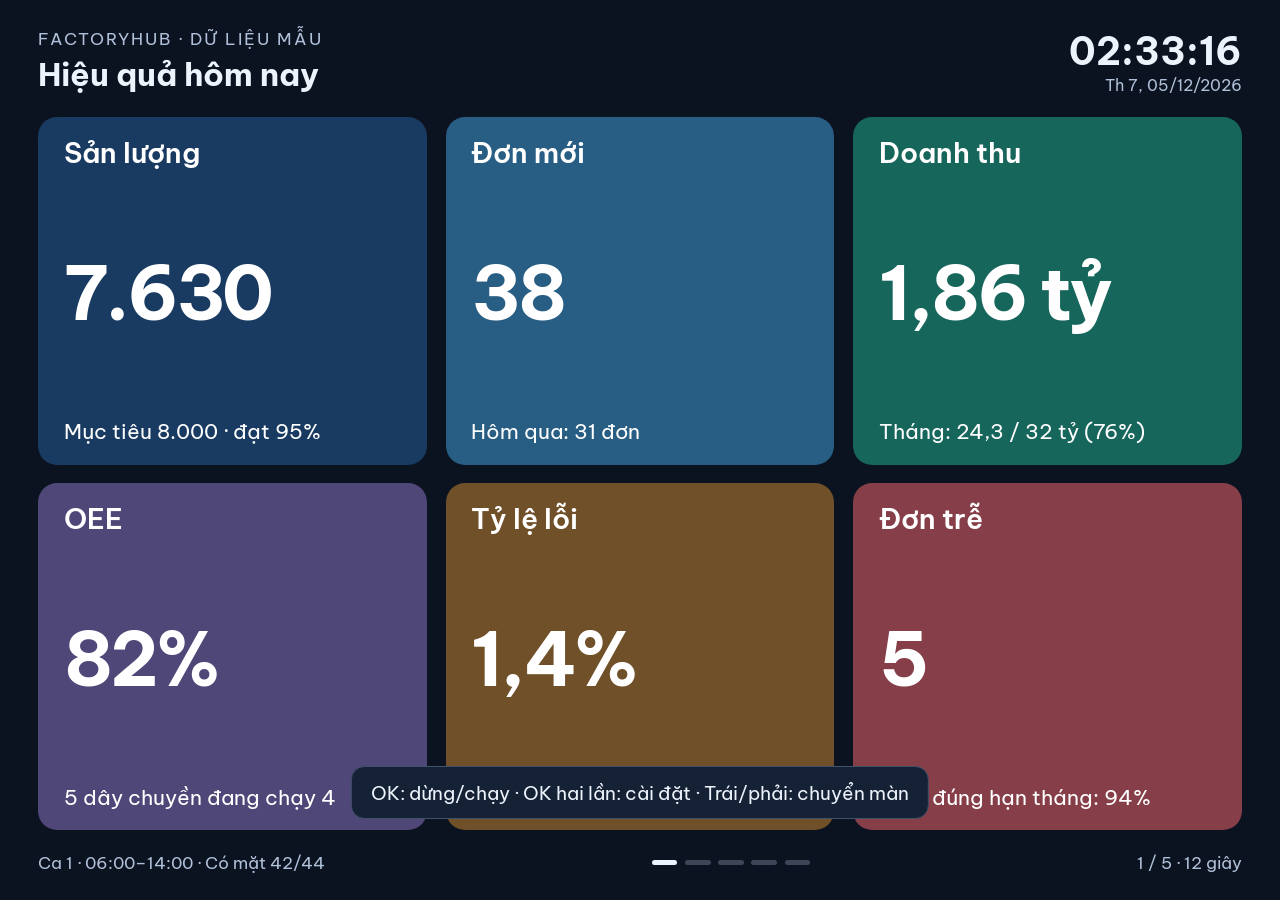
<file: backend/dashboard/tv-dashboard.html>
<!doctype html><html lang="vi" data-theme="dark"><meta charset="utf-8"><meta name="viewport" content="width=device-width,initial-scale=1"><title>FactoryHub · TV</title><style>@font-face {
  font-family: 'Be Vietnam Pro';
  font-style: normal;
  font-weight: 400;
  font-display: swap;
  src: url("[data-uri]") format('woff2');
  unicode-range: U+0102-0103, U+0110-0111, U+0128-0129, U+0168-0169, U+01A0-01A1, U+01AF-01B0, U+0300-0301, U+0303-0304, U+0308-0309, U+0323, U+0329, U+1EA0-1EF9, U+20AB;
}
@font-face {
  font-family: 'Be Vietnam Pro';
  font-style: normal;
  font-weight: 400;
  font-display: swap;
  src: url("[data-uri]") format('woff2');
  unicode-range: U+0100-02BA, U+02BD-02C5, U+02C7-02CC, U+02CE-02D7, U+02DD-02FF, U+0304, U+0308, U+0329, U+1D00-1DBF, U+1E00-1E9F, U+1EF2-1EFF, U+2020, U+20A0-20AB, U+20AD-20C4, U+2113, U+2C60-2C7F, U+A720-A7FF;
}
@font-face {
  font-family: 'Be Vietnam Pro';
  font-style: normal;
  font-weight: 400;
  font-display: swap;
  src: url("[data-uri]") format('woff2');
  unicode-range: U+0000-00FF, U+0131, U+0152-0153, U+02BB-02BC, U+02C6, U+02DA, U+02DC, U+0304, U+0308, U+0329, U+2000-206F, U+20AC, U+2122, U+2191, U+2193, U+2212, U+2215, U+FEFF, U+FFFD;
}
@font-face {
  font-family: 'Be Vietnam Pro';
  font-style: normal;
  font-weight: 600;
  font-display: swap;
  src: url("[data-uri]") format('woff2');
  unicode-range: U+0102-0103, U+0110-0111, U+0128-0129, U+0168-0169, U+01A0-01A1, U+01AF-01B0, U+0300-0301, U+0303-0304, U+0308-0309, U+0323, U+0329, U+1EA0-1EF9, U+20AB;
}
@font-face {
  font-family: 'Be Vietnam Pro';
  font-style: normal;
  font-weight: 600;
  font-display: swap;
  src: url("[data-uri]") format('woff2');
  unicode-range: U+0100-02BA, U+02BD-02C5, U+02C7-02CC, U+02CE-02D7, U+02DD-02FF, U+0304, U+0308, U+0329, U+1D00-1DBF, U+1E00-1E9F, U+1EF2-1EFF, U+2020, U+20A0-20AB, U+20AD-20C4, U+2113, U+2C60-2C7F, U+A720-A7FF;
}
@font-face {
  font-family: 'Be Vietnam Pro';
  font-style: normal;
  font-weight: 600;
  font-display: swap;
  src: url("[data-uri]") format('woff2');
  unicode-range: U+0000-00FF, U+0131, U+0152-0153, U+02BB-02BC, U+02C6, U+02DA, U+02DC, U+0304, U+0308, U+0329, U+2000-206F, U+20AC, U+2122, U+2191, U+2193, U+2212, U+2215, U+FEFF, U+FFFD;
}
@font-face {
  font-family: 'Be Vietnam Pro';
  font-style: normal;
  font-weight: 700;
  font-display: swap;
  src: url("[data-uri]") format('woff2');
  unicode-range: U+0102-0103, U+0110-0111, U+0128-0129, U+0168-0169, U+01A0-01A1, U+01AF-01B0, U+0300-0301, U+0303-0304, U+0308-0309, U+0323, U+0329, U+1EA0-1EF9, U+20AB;
}
@font-face {
  font-family: 'Be Vietnam Pro';
  font-style: normal;
  font-weight: 700;
  font-display: swap;
  src: url("[data-uri]") format('woff2');
  unicode-range: U+0100-02BA, U+02BD-02C5, U+02C7-02CC, U+02CE-02D7, U+02DD-02FF, U+0304, U+0308, U+0329, U+1D00-1DBF, U+1E00-1E9F, U+1EF2-1EFF, U+2020, U+20A0-20AB, U+20AD-20C4, U+2113, U+2C60-2C7F, U+A720-A7FF;
}
@font-face {
  font-family: 'Be Vietnam Pro';
  font-style: normal;
  font-weight: 700;
  font-display: swap;
  src: url("[data-uri]") format('woff2');
  unicode-range: U+0000-00FF, U+0131, U+0152-0153, U+02BB-02BC, U+02C6, U+02DA, U+02DC, U+0304, U+0308, U+0329, U+2000-206F, U+20AC, U+2122, U+2191, U+2193, U+2212, U+2215, U+FEFF, U+FFFD;
}
*{box-sizing:border-box}body{margin:0;background:var(--bg);color:var(--ink);font-family:'Be Vietnam Pro',sans-serif;font-variant-numeric:tabular-nums}html{--bg:#0b1220;--ink:#f3f6fc;--muted:#b8c5d9;--surface:#1c2a40}html[data-theme=light]{--bg:#eef2f7;--ink:#152238;--muted:#485970;--surface:#fff}.screen{height:100vh;height:100dvh;padding:3vh 3vw;display:grid;grid-template-rows:auto minmax(0,1fr) auto;gap:2.4vh}header,footer{display:flex;align-items:center;justify-content:space-between;gap:2vw}header p{margin:0 0 .5vh;color:var(--muted);font-size:clamp(12px,1.3vw,48px);letter-spacing:.12em}h1{font-size:clamp(20px,2.5vw,92px);margin:0}time{display:block;font-size:clamp(24px,3vw,112px);font-weight:700;min-width:9ch;text-align:right}#date{text-align:right;color:var(--muted);font-size:clamp(12px,1.25vw,46px)}#tiles{display:grid;grid-template-columns:repeat(3,minmax(0,1fr));grid-template-rows:repeat(2,minmax(0,1fr));gap:2vh 1.5vw;min-height:0}#tiles.four{grid-template-columns:repeat(2,minmax(0,1fr))}.tile{border-radius:1.5vw;padding:2vh 2vw;display:flex;flex-direction:column;justify-content:space-between;min-width:0;background:var(--tile);color:white}.tile.blue{--tile:#1c4d99}.tile.green{--tile:#146344}.tile.amber{--tile:#85430d}.tile.red{--tile:#9e2939}html[data-theme=light] .blue{--tile:#dce9ff;color:#123873}html[data-theme=light] .green{--tile:#d8f0e5;color:#104e36}html[data-theme=light] .amber{--tile:#ffebcc;color:#703600}html[data-theme=light] .red{--tile:#ffe0e5;color:#852032}.label{font-size:clamp(18px,2.1vw,78px);font-weight:600}.value{font-size:clamp(36px,min(5.8vw,12vh),220px);font-weight:800;line-height:1.25;letter-spacing:-.04em;white-space:nowrap}.note{font-size:clamp(13px,1.45vw,54px);line-height:1.3}footer{font-size:clamp(11px,1.1vw,40px);color:var(--muted)}#progress{display:flex;gap:.6vw}#progress i{width:2vw;height:.5vh;border-radius:1vw;background:var(--muted);opacity:.3}#progress i.active{opacity:1;background:var(--ink)}dialog{background:var(--surface);color:var(--ink);border:1px solid var(--muted);border-radius:18px;padding:28px;width:min(90vw,600px);max-height:90dvh}dialog::backdrop{background:#000a}dialog h2{margin-top:0}dialog label{display:block;margin:20px 0 8px}select,button{font:inherit;padding:12px;width:100%;border-radius:8px}button{margin-top:24px}select:focus,button:focus{outline:3px solid #f59e0b;outline-offset:3px}.help{line-height:1.5;color:var(--muted)}@media(orientation:portrait){#tiles,#tiles.four{grid-template-columns:repeat(2,minmax(0,1fr));grid-template-rows:repeat(3,minmax(0,1fr))}#tiles.four{grid-template-rows:repeat(2,minmax(0,1fr))}.label{font-size:clamp(14px,4vw,40px)}.value{font-size:clamp(25px,8vw,85px)}.note{font-size:clamp(11px,2.7vw,28px)}footer{font-size:10px}.tile{padding:2vh 3vw}.screen{gap:2vh}h1{font-size:5vw}}
html{--bg:#0b1220;--ink:#edf3fc;--muted:#afc0d8;--surface:#152135;--border:#40516a;color-scheme:dark}
html[data-theme=light]{--bg:#eef2f6;--ink:#1a2b40;--muted:#526379;--surface:#fff;--border:#dce4ed;color-scheme:light}
.tile.blue,.tile.navy{--tile:#193b62}.tile.sky{--tile:#285e83}.tile.green{--tile:#17665c}.tile.purple{--tile:#504779}.tile.amber{--tile:#705029}.tile.red{--tile:#863f49}
html[data-theme=light] .tile{color:white}html[data-theme=light] .blue{--tile:#193b62}html[data-theme=light] .green{--tile:#17665c}html[data-theme=light] .amber{--tile:#705029}html[data-theme=light] .red{--tile:#863f49}
#tiles.charts{display:grid;grid-template-columns:minmax(0,1fr);grid-template-rows:minmax(0,1fr)}
.chart-panel{min-width:0;min-height:0;border:1px solid var(--border);border-radius:1.5vw;padding:2vh 2vw;background:var(--surface);display:flex;flex-direction:column;gap:2vh}
.chart-meta{display:flex;justify-content:space-between;gap:2vw;color:var(--muted);font-size:clamp(12px,1.4vw,54px)}.chart-meta b{color:var(--ink)}
.combo-svg{width:100%;height:100%;min-height:0;flex:1;display:block}.combo-svg text{fill:var(--muted);font-family:inherit;font-size:14px}.combo-svg .grid{stroke:var(--border)}
.donut-layout{display:grid;grid-template-columns:1fr 1.15fr;align-items:center;gap:4vw;flex:1;min-height:0}.donut-wrap{width:min(100%,54vh);aspect-ratio:1;position:relative;justify-self:center;container-type:inline-size}.donut-wrap svg{display:block;width:100%;height:100%}.donut-center{position:absolute;inset:0;display:flex;flex-direction:column;align-items:center;justify-content:center;gap:1cqw}.donut-center strong{font-size:20cqw;line-height:1.3}.donut-center span{font-size:6cqw;color:var(--muted)}
.donut-legend{display:grid;gap:3vh}.legend-row{display:grid;grid-template-columns:.7em 1fr auto;align-items:center;gap:1vw;font-size:clamp(16px,2.2vw,84px)}.legend-row i{height:.7em;border-radius:50%}.legend-row small{display:block;font-size:.7em;color:var(--muted);text-align:right}
@media(orientation:portrait){.chart-meta{font-size:12px;flex-wrap:wrap}.donut-layout{grid-template-columns:1fr;grid-template-rows:1fr auto;gap:2vh}.donut-wrap{width:min(65vw,34vh)}.legend-row{font-size:4.4vw}.donut-legend{gap:2vh}.chart-panel{padding:2vh 3vw}.combo-svg text{font-size:17px}}

/* TV readability: preserve original font and status colors. */
.note{font-size:clamp(16px,1.65vw,60px);line-height:1.4}.label{font-size:clamp(22px,2.2vw,80px)}footer{font-size:clamp(13px,1.3vw,46px)}
#plot{flex:1;min-height:0;min-width:0}#plot svg{display:block}
dialog{width:min(88vw,1120px);padding:clamp(18px,2vw,64px);max-height:88vh;max-height:88dvh;font-size:clamp(18px,1.6vw,54px);overflow:auto}dialog h2{font-size:1.35em;margin:0 0 .4em}.settings-help{font-size:.8em;color:var(--muted);line-height:1.5;margin:.6em 0}.settings-grid{display:grid;grid-template-columns:1fr 1fr;gap:.5em 1em}.settings-grid label{margin:.3em 0;font-size:.9em}select,button{background:var(--surface);color:var(--ink);border:1px solid var(--border);font-family:inherit}select{margin-top:.4em;padding:.4em}.settings-grid small{color:var(--muted);font-size:.8em}fieldset{margin:.5em 0;padding:.6em;border:1px solid var(--border);border-radius:10px}legend{font-size:.9em}#page-options{display:grid;grid-template-columns:1fr 1fr;gap:.4em .8em}.check{display:flex;align-items:center;gap:.5em;font-size:.8em;margin:.25em 0}input[type=checkbox]{width:1.2em;height:1.2em;accent-color:#2f6feb;flex-shrink:0}input:focus-visible{outline:3px solid #f59e0b;outline-offset:4px}#saved{font-size:.8em;min-height:1.4em;margin:.3em 0}#close{margin-top:.3em;font-size:1em;padding:.55em}
#hint{position:fixed;bottom:9vh;left:50%;transform:translateX(-50%);background:var(--surface);color:var(--ink);border:1px solid var(--border);border-radius:.7em;padding:.7em 1em;font-size:clamp(14px,1.5vw,54px);white-space:nowrap;pointer-events:none}[hidden]{display:none!important}
.donut-center strong{font-size:clamp(40px,7vw,250px);font-size:20cqw}.donut-center span{font-size:clamp(14px,2vw,70px);font-size:6cqw}
@media(orientation:portrait){.label{font-size:clamp(14px,4vw,40px)}.note{font-size:clamp(12px,2.9vw,30px)}footer{font-size:10px}dialog{width:94vw;font-size:18px}#page-options{grid-template-columns:1fr}#hint{white-space:normal;text-align:center;width:85vw}}
</style>
<body><div class="screen"><header><div><p>FACTORYHUB · DỮ LIỆU MẪU</p><h1 id="title"></h1></div><div><time id="time"></time><div id="date"></div></div></header><main id="tiles"></main><footer><span>Ca 1 · 06:00–14:00 · Có mặt 42/44</span><div id="progress" aria-label="Trang hiện tại"></div><span id="counter"></span></footer></div>
<dialog id="settings" aria-labelledby="settings-title"><h2 id="settings-title">Cài đặt trình chiếu</h2><p class="settings-help">Trái/phải chuyển mục · OK xác nhận · Chọn Đóng để quay lại</p><div class="settings-grid"><label>Giao diện<select id="theme"><option value="dark">Dark · Tối</option><option value="light">Light · Sáng</option></select></label><label class="check"><input id="auto" type="checkbox"> Tự chuyển màn</label><label>Màn chỉ số<select id="seconds"><option>8</option><option selected>12</option><option>20</option><option>30</option></select><small>giây mỗi màn</small></label><label>Màn biểu đồ<select id="chartSeconds"><option>12</option><option selected>20</option><option>30</option></select><small>giây mỗi màn</small></label></div><fieldset><legend>Màn hình muốn trình chiếu</legend><div id="page-options"></div></fieldset><p id="saved" role="status"></p><p class="settings-help">Chọn ít nhất một màn. OK một lần: dừng/chạy. OK hai lần: mở cài đặt. Trái/phải ngoài cài đặt: chuyển màn. Menu hoặc giữ OK 3 giây mở cấu hình URL trong app.</p><button id="close">Đóng và tiếp tục</button></dialog><div id="hint" role="note">OK: dừng/chạy · OK hai lần: cài đặt · Trái/phải: chuyển màn</div><script>class DCLogic { constructor(props){this.props=props;} setState(s){Object.assign(this.state,s);} }

class Component extends DCLogic {
  constructor(props) { super(props); this.state = { range: 'today' }; }
  renderVals() {
    const blue = '#2F6FEB', orange = '#E8762B', green = '#1E9E6A', red = '#D64545';
    const badge = { ok: ['#E3F5EC', '#16774F'], warn: ['#FDF0E4', '#9A4A12'], bad: ['#FCE8E8', '#A82E2E'], info: ['#E6EEFD', '#1D4FB8'], muted: ['#EEF1F5', '#47505F'] };

    const navItems = [['Tổng quan', null, true], ['Sản xuất', null], ['Đơn hàng', '12'], ['Kho & nguyên liệu', '4'], ['Chất lượng', null], ['Giao hàng', null], ['Nhân sự & ca', null], ['Báo cáo', null], ['Cài đặt', null]];
    const nav = navItems.map(([label, b, active]) => ({ label, badge: b, hasBadge: !!b, bg: active ? '#2F6FEB' : 'transparent', fg: active ? '#FFFFFF' : '#C7D0DD' }));

    const ranges = [['today', 'Hôm nay'], ['7d', '7 ngày'], ['30d', '30 ngày'], ['q', 'Quý']].map(([id, label]) => ({
      label, pick: () => this.setState({ range: id }),
      bg: this.state.range === id ? '#2F6FEB' : 'transparent', fg: this.state.range === id ? '#FFFFFF' : '#47505F'
    }));

    const spark = (arr) => { const mx = Math.max(...arr), mn = Math.min(...arr); return arr.map((v, i) => (i ? 'L' : 'M') + Math.round(i * 120 / (arr.length - 1)) + ' ' + Math.round(32 - (v - mn) / (mx - mn || 1) * 28)).join(' '); };
    const up = (t) => ({ trend: t, trendBg: badge.ok[0], trendFg: badge.ok[1] });
    const down = (t) => ({ trend: t, trendBg: badge.bad[0], trendFg: badge.bad[1] });
    const kpis = [
      { label: 'Sản lượng hôm nay', value: '7.630', sub: 'Mục tiêu 8.000 · đạt 95%', color: blue, spark: spark([62,70,68,74,71,78,76]), ...up('▲ 4,2%') },
      { label: 'Đơn hàng mới', value: '38', sub: 'Hôm qua: 31 đơn', color: orange, spark: spark([22,28,25,31,29,31,38]), ...up('▲ 22%') },
      { label: 'Doanh thu hôm nay', value: '1,86 tỷ', sub: 'Tháng: 24,3 / 32 tỷ (76%)', color: green, spark: spark([1.2,1.5,1.4,1.7,1.6,1.5,1.86]), ...up('▲ 9,1%') },
      { label: 'OEE trung bình', value: '82%', sub: '5 dây chuyền đang chạy 4', color: blue, spark: spark([78,80,79,81,79,79,82]), ...up('▲ 3 điểm') },
      { label: 'Tỷ lệ lỗi', value: '1,4%', sub: '107 sản phẩm lỗi hôm nay', color: red, spark: spark([1.9,1.7,1.8,1.6,1.7,1.7,1.4]), ...up('▼ 0,3') },
      { label: 'Đơn trễ hạn', value: '5', sub: 'Giao đúng hạn tháng: 94%', color: red, spark: spark([2,3,3,4,3,4,5]), ...down('▲ 2 đơn') }
    ];

    const prod = [6.8,7.1,7.4,6.2,7.8,7.6,5.1,7.2,7.9,8.1,7.5,7.7,6.9,7.6];
    const ord = [24,29,31,22,33,30,18,27,35,34,29,31,28,38];
    const W = 700, H = 260, n = prod.length, slot = W / n, bw = slot * 0.55;
    const barsD = prod.map((v, i) => { const h = Math.round(v / 9 * (H - 10)); const x = Math.round(i * slot + (slot - bw) / 2); return 'M' + x + ' ' + (H - h) + 'h' + Math.round(bw) + 'v' + h + 'h-' + Math.round(bw) + 'Z'; }).join(' ');
    const ordersD = ord.map((v, i) => (i ? 'L' : 'M') + Math.round(i * slot + slot / 2) + ' ' + Math.round(H - v / 45 * H)).join(' ');
    const days = ['03/10','04/10','05/10','06/10','07/10','08/10','09/10','10/10','11/10','12/10','13/10','14/10','15/10','16/10'];

    const C = 2 * Math.PI * 76;
    const segs = [['Đã giao', 412, green], ['Đang sản xuất', 168, blue], ['Chờ xử lý', 74, orange], ['Trễ hạn', 21, red]];
    const total = segs.reduce((s, x) => s + x[1], 0);
    let acc = 0;
    const donut = segs.map(([label, v, color]) => { const len = v / total * C; const seg = { label, v, color, pct: Math.round(v / total * 100), dash: len.toFixed(1) + ' ' + (C - len).toFixed(1), offset: (-acc).toFixed(1) }; acc += len; return seg; });

    const st = { 'Đã giao': badge.ok, 'Đang sản xuất': badge.info, 'Chờ xử lý': badge.muted, 'Đóng gói': badge.warn, 'Trễ hạn': badge.bad };
    const orders = [
      ['SO-24518','Khách hàng A','Sản phẩm X-200','1.200','186.000.000','18/10','Đang sản xuất'],
      ['SO-24517','Khách hàng B','Sản phẩm Y-80','600','92.400.000','17/10','Đóng gói'],
      ['SO-24516','Khách hàng C','Sản phẩm X-120','2.500','310.000.000','15/10','Trễ hạn'],
      ['SO-24515','Khách hàng D','Sản phẩm Z-45','800','64.000.000','16/10','Đã giao'],
      ['SO-24514','Khách hàng A','Sản phẩm Y-80','1.000','154.000.000','20/10','Chờ xử lý'],
      ['SO-24513','Khách hàng E','Sản phẩm X-200','450','69.750.000','16/10','Đã giao'],
      ['SO-24512','Khách hàng F','Sản phẩm Z-90','1.800','243.000.000','22/10','Đang sản xuất']
    ].map(([id, customer, product, qty, value, due, status]) => ({ id, customer, product, qty, value, due, status, bg: st[status][0], fg: st[status][1], dueColor: status === 'Trễ hạn' ? '#A82E2E' : '#1A2233' }));

    const ls = { 'Đang chạy': [badge.ok, green], 'Chạy chậm': [badge.warn, orange], 'Dừng máy': [badge.bad, red] };
    const lines = [['Dây chuyền 1','Sản phẩm X-200',91,'Đang chạy'],['Dây chuyền 2','Sản phẩm Y-80',86,'Đang chạy'],['Dây chuyền 3','Sản phẩm X-120',68,'Chạy chậm'],['Dây chuyền 4','Bảo trì khuôn',0,'Dừng máy'],['Dây chuyền 5','Sản phẩm Z-90',84,'Đang chạy']]
      .map(([name, product, oee, status]) => ({ name, product, oee, status, bg: ls[status][0][0], fg: ls[status][0][1], bar: ls[status][1] }));

    const topRaw = [['Sản phẩm X-200', 18400], ['Sản phẩm Y-80', 14250], ['Sản phẩm Z-90', 11800], ['Sản phẩm X-120', 9600], ['Sản phẩm Z-45', 6100]];
    const top = topRaw.map(([name, v]) => ({ name, v: v.toLocaleString('vi-VN') + ' sp', w: Math.round(v / topRaw[0][1] * 100) }));

    const stock = [['Hạt nhựa PP', '1,2 tấn', '3 tấn', red], ['Chất tạo màu đen', '45 kg', '80 kg', red], ['Thùng carton 60×40', '1.150 cái', '2.000 cái', orange], ['Màng co PE', '38 cuộn', '50 cuộn', orange]]
      .map(([name, left, min, color]) => ({ name, left, min, color }));

    const activity = [
      ['Dây chuyền 4 dừng máy — bảo trì khuôn', '10:42', red],
      ['Đơn SO-24518 chuyển sang sản xuất', '10:15', blue],
      ['Lô hàng SO-24515 đã giao thành công', '09:30', green],
      ['Cảnh báo tồn kho: Hạt nhựa PP dưới mức tối thiểu', '08:50', orange],
      ['Ca 1 bắt đầu — 42/44 nhân sự có mặt', '06:00', '#5B6577']
    ].map(([text, time, color]) => ({ text, time, color }));

    return { prod, ord, nav, ranges, kpis, barsD, ordersD, days, donut, donutTotal: total.toLocaleString('vi-VN'), orders, lines, top, stock, activity };
  }
}

'use strict';

const data=new Component({}).renderVals();
const pages=[{title:'Hiệu quả hôm nay',items:data.kpis.map((k,i)=>({label:['Sản lượng','Đơn mới','Doanh thu','OEE','Tỷ lệ lỗi','Đơn trễ'][i],value:k.value,note:k.sub,tone:['navy','sky','green','purple','amber','red'][i]}))},{title:'Đơn hàng trong tháng',items:data.donut.map((d,i)=>({label:d.label,value:String(d.v),note:d.pct+'% · Tổng '+data.donutTotal+' đơn',tone:['green','blue','amber','red'][i]}))},{title:'Nguyên liệu cần bổ sung',items:data.stock.map((s,i)=>({label:s.name,value:s.left,note:'Dưới mức tối thiểu '+s.min,tone:i<2?'red':'amber'}))}];
pages.push({title:'Sản xuất & đơn hàng · 14 ngày',chart:'combo'},{title:'Cơ cấu đơn hàng trong tháng',chart:'donut'});
const $=id=>document.getElementById(id),key='factoryhub-tv-tiles-v2';
let prefs={theme:'dark',seconds:12,chartSeconds:20,auto:true,enabled:[0,1,2,3,4]},page=0,next=0;
try{const old=JSON.parse(localStorage.getItem('factoryhub-tv-tiles-v1')||'{}');const p=JSON.parse(localStorage.getItem(key)||'null')||old;if(['dark','light'].includes(p.theme))prefs.theme=p.theme;if([8,12,20,30].includes(p.seconds))prefs.seconds=p.seconds;if([12,20,30].includes(p.chartSeconds))prefs.chartSeconds=p.chartSeconds;if(typeof p.auto==='boolean')prefs.auto=p.auto;if(Array.isArray(p.enabled)){const ids=[...new Set(p.enabled.filter(n=>Number.isInteger(n)&&n>=0&&n<pages.length))];if(ids.length)prefs.enabled=ids;}}catch{}
page=prefs.enabled[0];
function dwell(){return pages[page].chart?prefs.chartSeconds:prefs.seconds}
function deadline(){next=performance.now()+dwell()*1000}
function counter(){$('counter').textContent=(prefs.enabled.indexOf(page)+1)+' / '+prefs.enabled.length+' · '+(prefs.auto?dwell()+' giây':'Đã dừng · OK: tiếp tục')}
function apply(save=false){document.documentElement.dataset.theme=prefs.theme;$('theme').value=prefs.theme;$('seconds').value=prefs.seconds;$('chartSeconds').value=prefs.chartSeconds;$('auto').checked=prefs.auto;if(save){try{localStorage.setItem(key,JSON.stringify(prefs));$('saved').textContent='Đã lưu trên thiết bị.'}catch{$('saved').textContent='Áp dụng trong phiên này; thiết bị không cho lưu.'}}deadline();counter();}
function options(){$('page-options').replaceChildren(...pages.map((p,i)=>{const label=document.createElement('label');label.className='check';const input=document.createElement('input');input.type='checkbox';input.checked=prefs.enabled.includes(i);input.onchange=()=>{let ids=[...$('page-options').querySelectorAll('input')].flatMap((e,n)=>e.checked?[n]:[]);if(!ids.length){input.checked=true;$('saved').textContent='Cần giữ ít nhất một màn.';return;}prefs.enabled=ids;if(!ids.includes(page))page=ids[0];apply(true);render()};label.append(input,document.createTextNode((i+1)+'. '+p.title));return label}));}
function render(){const p=pages[page];$('title').textContent=p.title;
 if(p.chart){$('tiles').className='charts';$('tiles').innerHTML=p.chart==='donut'?donutMarkup():'<section class="chart-panel"><div class="chart-meta"><b><span style="color:#2f6feb">●</span> Sản lượng · nghìn SP</b><b><span style="color:#e8762b">━</span> Đơn mới · đơn</b></div><div id="plot"></div></section>';if(p.chart==='combo')requestAnimationFrame(drawCombo);}
 else{$('tiles').className=p.items.length===4?'four':'';$('tiles').replaceChildren(...p.items.map(x=>{const a=document.createElement('article');a.className='tile '+x.tone;for(const [cls,t]of [['label',x.label],['value',x.value],['note',x.note]]){const el=document.createElement('div');el.className=cls;el.textContent=t;a.append(el)}return a}));}
 $('progress').innerHTML=prefs.enabled.map(i=>'<i class="'+(i===page?'active':'')+'"></i>').join('');deadline();counter();}
function donutMarkup(){return `<section class="chart-panel"><div class="chart-meta"><b>Đơn hàng theo trạng thái</b><span>Tổng tháng</span></div><div class="donut-layout"><div class="donut-wrap"><svg viewBox="0 0 200 200" role="img" aria-label="${data.donut.map(d=>d.label+': '+d.v).join('; ')}"><circle cx="100" cy="100" r="76" fill="none" stroke="var(--border)" stroke-width="26"/>${data.donut.map(d=>`<circle cx="100" cy="100" r="76" fill="none" stroke="${d.color}" stroke-width="26" stroke-dasharray="${d.dash}" stroke-dashoffset="${d.offset}" transform="rotate(-90 100 100)"/>`).join('')}</svg><div class="donut-center"><strong>${data.donutTotal}</strong><span>đơn trong tháng</span></div></div><div class="donut-legend">${data.donut.map(d=>`<div class="legend-row"><i style="background:${d.color}"></i><span>${d.label}</span><strong>${d.v}<small>${d.pct}%</small></strong></div>`).join('')}</div></div></section>`}
function drawCombo(){const plot=$('plot');if(!plot)return;const W=plot.clientWidth,H=plot.clientHeight;if(W<1||H<1)return;const f=Math.max(14,Math.min(W*.018,48)),left=f*2.5,right=f*2.5,top=f,bottom=f*2.8,pw=W-left-right,ph=H-top-bottom,slot=pw/14,bw=slot*.55;
 let svg=`<svg width="100%" height="100%" viewBox="0 0 ${W} ${H}" role="img" aria-label="Sản lượng và đơn mới trong 14 ngày. Trục trái nghìn sản phẩm, trục phải số đơn."><g style="font-family:inherit;font-size:${f}px;fill:var(--muted)">`;
 for(let i=0;i<=3;i++){const y=top+ph-i*ph/3;svg+=`<path d="M${left} ${y}H${W-right}" stroke="var(--border)"/><text x="${left-f*.6}" y="${y+f*.35}" text-anchor="end">${i*3}</text><text x="${W-right+f*.6}" y="${y+f*.35}">${i*15}</text>`;}
 let line='';data.prod.forEach((v,i)=>{const x=left+i*slot+slot/2,y=top+ph-v/9*ph;svg+=`<rect x="${x-bw/2}" y="${y}" width="${bw}" height="${top+ph-y}" fill="#2f6feb" opacity=".85"><title>${data.days[i]}: ${v.toLocaleString('vi-VN')} nghìn SP; ${data.ord[i]} đơn</title></rect>`;line+=(i?' L':'M')+x+' '+(top+ph-data.ord[i]/45*ph);if(W<600?[0,4,8,13].includes(i):(W>1300||i%2===0||i===13))svg+=`<text x="${x}" y="${top+ph+f*1.8}" text-anchor="middle">${data.days[i]}</text>`;});svg+=`<path d="${line}" fill="none" stroke="#c66018" stroke-width="${Math.max(2,f*.15)}"/></g></svg>`;plot.innerHTML=svg;}
function move(delta){const n=prefs.enabled.indexOf(page);page=prefs.enabled[(n+delta+prefs.enabled.length)%prefs.enabled.length];render()}
const fmt=new Intl.DateTimeFormat('vi-VN',{timeZone:'Asia/Ho_Chi_Minh',hour:'2-digit',minute:'2-digit',second:'2-digit',hourCycle:'h23'}),df=new Intl.DateTimeFormat('vi-VN',{timeZone:'Asia/Ho_Chi_Minh',weekday:'short',day:'2-digit',month:'2-digit',year:'numeric'});
let hintUntil=performance.now()+3500;
function tick(){const now=new Date();$('time').textContent=fmt.format(now);$('date').textContent=df.format(now);$('hint').hidden=performance.now()>hintUntil||$('settings').open;if(!document.hidden&&!$('settings').open&&prefs.auto&&performance.now()>=next)move(1)}
function openSettings(){if(!$('settings').open){resetOK();$('saved').textContent='';$('settings').showModal();$('theme').focus();tick()}}
$('close').onclick=()=>$('settings').close();$('settings').addEventListener('close',()=>{resetOK();deadline()});
$('theme').onchange=e=>{prefs.theme=e.target.value;apply(true)};$('seconds').onchange=e=>{prefs.seconds=Number(e.target.value);apply(true)};$('chartSeconds').onchange=e=>{prefs.chartSeconds=Number(e.target.value);apply(true)};$('auto').onchange=e=>{prefs.auto=e.target.checked;apply(true)};
let okDown=null,okLastUp=null,okHeld=false,singleTimer=null,nativeRemote=false;
const isOK=e=>['Enter','Select','Accept'].includes(e.key)||e.code==='NumpadEnter';
const editable=e=>e.target?.closest?.('button,input,textarea,select,a,[contenteditable]');
function resetOK(){if(singleTimer!==null)clearTimeout(singleTimer);singleTimer=null;okDown=null;okLastUp=null;okHeld=false}
function togglePlayback(){prefs.auto=!prefs.auto;apply(true);hintUntil=performance.now()+3500;$('hint').textContent=prefs.auto?'Đã tiếp tục · OK để tạm dừng':'Đã tạm dừng · OK để tiếp tục';tick()}
function handleOK(action,repeat,cancelled,at){
 if($('settings').open||document.activeElement?.closest?.('button,input,textarea,select,a,[contenteditable]')){resetOK();return false;}
 if(action===0){
  if(singleTimer!==null){clearTimeout(singleTimer);singleTimer=null;}
  if(repeat||okDown!==null){okHeld=true;okLastUp=null;return true;}
  okDown=at;okHeld=false;return true;
 }
 if(action!==1)return false;
 if(cancelled||okDown===null||okHeld||at-okDown>450||at<okDown){resetOK();return true;}
 const twice=okLastUp!==null&&at-okLastUp>=0&&at-okLastUp<=500;
 okDown=null;okHeld=false;okLastUp=at;
 if(twice){resetOK();openSettings();}
 else singleTimer=setTimeout(()=>{resetOK();if(!document.hidden&&!$('settings').open)togglePlayback()},500);
 return true;
}
window.FactoryHubRemote={cancel:resetOK,handleKey:e=>{nativeRemote=true;return handleOK(e.action,e.repeat>0,e.cancelled,e.time)}};
document.addEventListener('keydown',e=>{
 if($('settings').open)return;
 if(!isOK(e))resetOK();if(editable(e)||e.ctrlKey||e.altKey||e.metaKey)return;
 if(e.key==='s'||e.key==='S'){e.preventDefault();openSettings();return;}
 if(['ArrowLeft','ArrowRight'].includes(e.key)&&!e.repeat){e.preventDefault();move(e.key==='ArrowRight'?1:-1);return;}
 if(isOK(e)&&!nativeRemote&&handleOK(0,e.repeat,false,performance.now()))e.preventDefault();
});
document.addEventListener('keyup',e=>{if(isOK(e)&&!nativeRemote&&!$('settings').open&&!editable(e)&&handleOK(1,false,false,performance.now()))e.preventDefault()});
$('settings').addEventListener('keydown',e=>{const controls=[...$('settings').querySelectorAll('select,input,button')];if(['ArrowLeft','ArrowRight'].includes(e.key)){const i=controls.indexOf(document.activeElement);controls[(i+(e.key==='ArrowRight'?1:-1)+controls.length)%controls.length].focus();e.preventDefault();}if(isOK(e)&&e.target.type==='checkbox'&&!e.repeat){e.preventDefault();e.target.click()}});
document.addEventListener('factoryhub:open-settings',()=>{resetOK();if(!$('settings').open&&!document.activeElement?.closest?.('button,input,textarea,select,a,[contenteditable]'))openSettings()});
window.addEventListener('blur',resetOK);document.addEventListener('visibilitychange',()=>{resetOK();deadline();tick()});$('time').title='Nhấp hai lần để mở cài đặt';$('time').addEventListener('dblclick',openSettings);
let resizePending=false;window.addEventListener('resize',()=>{if(!resizePending){resizePending=true;requestAnimationFrame(()=>{resizePending=false;drawCombo()})}});
options();apply();render();tick();setInterval(tick,1000);
</script></body></html>
</file>
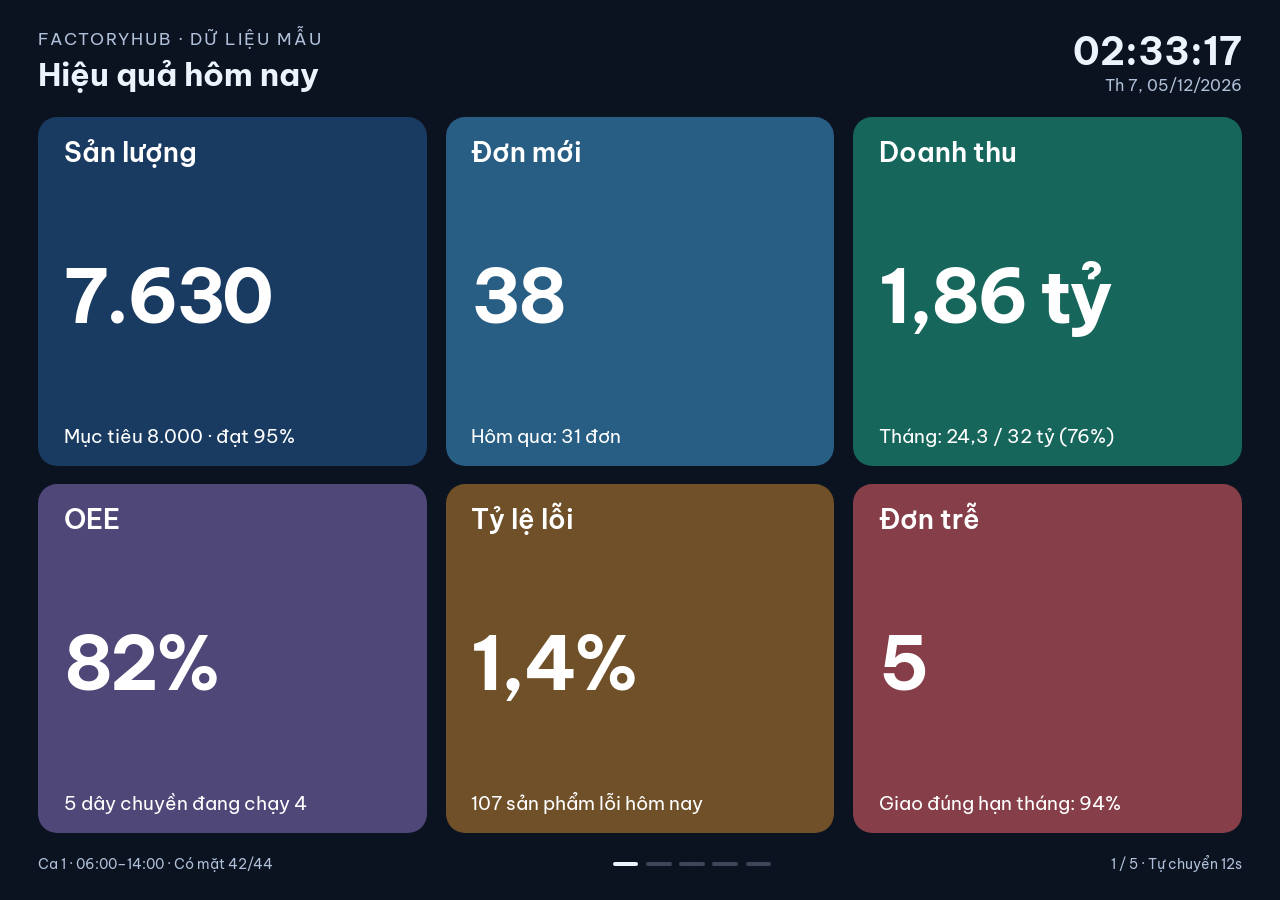
<file: backend/dashboard/tv-dashboard_v1.html>
<!doctype html><html lang="vi" data-theme="dark"><meta charset="utf-8"><meta name="viewport" content="width=device-width,initial-scale=1"><title>FactoryHub · TV</title><style>@font-face {
  font-family: 'Be Vietnam Pro';
  font-style: normal;
  font-weight: 400;
  font-display: swap;
  src: url("[data-uri]") format('woff2');
  unicode-range: U+0102-0103, U+0110-0111, U+0128-0129, U+0168-0169, U+01A0-01A1, U+01AF-01B0, U+0300-0301, U+0303-0304, U+0308-0309, U+0323, U+0329, U+1EA0-1EF9, U+20AB;
}
@font-face {
  font-family: 'Be Vietnam Pro';
  font-style: normal;
  font-weight: 400;
  font-display: swap;
  src: url("[data-uri]") format('woff2');
  unicode-range: U+0100-02BA, U+02BD-02C5, U+02C7-02CC, U+02CE-02D7, U+02DD-02FF, U+0304, U+0308, U+0329, U+1D00-1DBF, U+1E00-1E9F, U+1EF2-1EFF, U+2020, U+20A0-20AB, U+20AD-20C4, U+2113, U+2C60-2C7F, U+A720-A7FF;
}
@font-face {
  font-family: 'Be Vietnam Pro';
  font-style: normal;
  font-weight: 400;
  font-display: swap;
  src: url("[data-uri]") format('woff2');
  unicode-range: U+0000-00FF, U+0131, U+0152-0153, U+02BB-02BC, U+02C6, U+02DA, U+02DC, U+0304, U+0308, U+0329, U+2000-206F, U+20AC, U+2122, U+2191, U+2193, U+2212, U+2215, U+FEFF, U+FFFD;
}
@font-face {
  font-family: 'Be Vietnam Pro';
  font-style: normal;
  font-weight: 600;
  font-display: swap;
  src: url("[data-uri]") format('woff2');
  unicode-range: U+0102-0103, U+0110-0111, U+0128-0129, U+0168-0169, U+01A0-01A1, U+01AF-01B0, U+0300-0301, U+0303-0304, U+0308-0309, U+0323, U+0329, U+1EA0-1EF9, U+20AB;
}
@font-face {
  font-family: 'Be Vietnam Pro';
  font-style: normal;
  font-weight: 600;
  font-display: swap;
  src: url("[data-uri]") format('woff2');
  unicode-range: U+0100-02BA, U+02BD-02C5, U+02C7-02CC, U+02CE-02D7, U+02DD-02FF, U+0304, U+0308, U+0329, U+1D00-1DBF, U+1E00-1E9F, U+1EF2-1EFF, U+2020, U+20A0-20AB, U+20AD-20C4, U+2113, U+2C60-2C7F, U+A720-A7FF;
}
@font-face {
  font-family: 'Be Vietnam Pro';
  font-style: normal;
  font-weight: 600;
  font-display: swap;
  src: url("[data-uri]") format('woff2');
  unicode-range: U+0000-00FF, U+0131, U+0152-0153, U+02BB-02BC, U+02C6, U+02DA, U+02DC, U+0304, U+0308, U+0329, U+2000-206F, U+20AC, U+2122, U+2191, U+2193, U+2212, U+2215, U+FEFF, U+FFFD;
}
@font-face {
  font-family: 'Be Vietnam Pro';
  font-style: normal;
  font-weight: 700;
  font-display: swap;
  src: url("[data-uri]") format('woff2');
  unicode-range: U+0102-0103, U+0110-0111, U+0128-0129, U+0168-0169, U+01A0-01A1, U+01AF-01B0, U+0300-0301, U+0303-0304, U+0308-0309, U+0323, U+0329, U+1EA0-1EF9, U+20AB;
}
@font-face {
  font-family: 'Be Vietnam Pro';
  font-style: normal;
  font-weight: 700;
  font-display: swap;
  src: url("[data-uri]") format('woff2');
  unicode-range: U+0100-02BA, U+02BD-02C5, U+02C7-02CC, U+02CE-02D7, U+02DD-02FF, U+0304, U+0308, U+0329, U+1D00-1DBF, U+1E00-1E9F, U+1EF2-1EFF, U+2020, U+20A0-20AB, U+20AD-20C4, U+2113, U+2C60-2C7F, U+A720-A7FF;
}
@font-face {
  font-family: 'Be Vietnam Pro';
  font-style: normal;
  font-weight: 700;
  font-display: swap;
  src: url("[data-uri]") format('woff2');
  unicode-range: U+0000-00FF, U+0131, U+0152-0153, U+02BB-02BC, U+02C6, U+02DA, U+02DC, U+0304, U+0308, U+0329, U+2000-206F, U+20AC, U+2122, U+2191, U+2193, U+2212, U+2215, U+FEFF, U+FFFD;
}
*{box-sizing:border-box}body{margin:0;background:var(--bg);color:var(--ink);font-family:'Be Vietnam Pro',sans-serif;font-variant-numeric:tabular-nums}html{--bg:#0b1220;--ink:#f3f6fc;--muted:#b8c5d9;--surface:#1c2a40}html[data-theme=light]{--bg:#eef2f7;--ink:#152238;--muted:#485970;--surface:#fff}.screen{height:100vh;height:100dvh;padding:3vh 3vw;display:grid;grid-template-rows:auto minmax(0,1fr) auto;gap:2.4vh}header,footer{display:flex;align-items:center;justify-content:space-between;gap:2vw}header p{margin:0 0 .5vh;color:var(--muted);font-size:clamp(12px,1.3vw,48px);letter-spacing:.12em}h1{font-size:clamp(20px,2.5vw,92px);margin:0}time{display:block;font-size:clamp(24px,3vw,112px);font-weight:700;min-width:9ch;text-align:right}#date{text-align:right;color:var(--muted);font-size:clamp(12px,1.25vw,46px)}#tiles{display:grid;grid-template-columns:repeat(3,minmax(0,1fr));grid-template-rows:repeat(2,minmax(0,1fr));gap:2vh 1.5vw;min-height:0}#tiles.four{grid-template-columns:repeat(2,minmax(0,1fr))}.tile{border-radius:1.5vw;padding:2vh 2vw;display:flex;flex-direction:column;justify-content:space-between;min-width:0;background:var(--tile);color:white}.tile.blue{--tile:#1c4d99}.tile.green{--tile:#146344}.tile.amber{--tile:#85430d}.tile.red{--tile:#9e2939}html[data-theme=light] .blue{--tile:#dce9ff;color:#123873}html[data-theme=light] .green{--tile:#d8f0e5;color:#104e36}html[data-theme=light] .amber{--tile:#ffebcc;color:#703600}html[data-theme=light] .red{--tile:#ffe0e5;color:#852032}.label{font-size:clamp(18px,2.1vw,78px);font-weight:600}.value{font-size:clamp(36px,min(5.8vw,12vh),220px);font-weight:800;line-height:1.25;letter-spacing:-.04em;white-space:nowrap}.note{font-size:clamp(13px,1.45vw,54px);line-height:1.3}footer{font-size:clamp(11px,1.1vw,40px);color:var(--muted)}#progress{display:flex;gap:.6vw}#progress i{width:2vw;height:.5vh;border-radius:1vw;background:var(--muted);opacity:.3}#progress i.active{opacity:1;background:var(--ink)}dialog{background:var(--surface);color:var(--ink);border:1px solid var(--muted);border-radius:18px;padding:28px;width:min(90vw,600px);max-height:90dvh}dialog::backdrop{background:#000a}dialog h2{margin-top:0}dialog label{display:block;margin:20px 0 8px}select,button{font:inherit;padding:12px;width:100%;border-radius:8px}button{margin-top:24px}select:focus,button:focus{outline:3px solid #f59e0b;outline-offset:3px}.help{line-height:1.5;color:var(--muted)}@media(orientation:portrait){#tiles,#tiles.four{grid-template-columns:repeat(2,minmax(0,1fr));grid-template-rows:repeat(3,minmax(0,1fr))}#tiles.four{grid-template-rows:repeat(2,minmax(0,1fr))}.label{font-size:clamp(14px,4vw,40px)}.value{font-size:clamp(25px,8vw,85px)}.note{font-size:clamp(11px,2.7vw,28px)}footer{font-size:10px}.tile{padding:2vh 3vw}.screen{gap:2vh}h1{font-size:5vw}}
html{--bg:#0b1220;--ink:#edf3fc;--muted:#afc0d8;--surface:#152135;--border:#40516a;color-scheme:dark}
html[data-theme=light]{--bg:#eef2f6;--ink:#1a2b40;--muted:#526379;--surface:#fff;--border:#dce4ed;color-scheme:light}
.tile.blue,.tile.navy{--tile:#193b62}.tile.sky{--tile:#285e83}.tile.green{--tile:#17665c}.tile.purple{--tile:#504779}.tile.amber{--tile:#705029}.tile.red{--tile:#863f49}
html[data-theme=light] .tile{color:white}html[data-theme=light] .blue{--tile:#193b62}html[data-theme=light] .green{--tile:#17665c}html[data-theme=light] .amber{--tile:#705029}html[data-theme=light] .red{--tile:#863f49}
#tiles.charts{display:grid;grid-template-columns:minmax(0,1fr);grid-template-rows:minmax(0,1fr)}
.chart-panel{min-width:0;min-height:0;border:1px solid var(--border);border-radius:1.5vw;padding:2vh 2vw;background:var(--surface);display:flex;flex-direction:column;gap:2vh}
.chart-meta{display:flex;justify-content:space-between;gap:2vw;color:var(--muted);font-size:clamp(12px,1.4vw,54px)}.chart-meta b{color:var(--ink)}
.combo-svg{width:100%;height:100%;min-height:0;flex:1;display:block}.combo-svg text{fill:var(--muted);font-family:inherit;font-size:14px}.combo-svg .grid{stroke:var(--border)}
.donut-layout{display:grid;grid-template-columns:1fr 1.15fr;align-items:center;gap:4vw;flex:1;min-height:0}.donut-wrap{width:min(100%,54vh);aspect-ratio:1;position:relative;justify-self:center;container-type:inline-size}.donut-wrap svg{display:block;width:100%;height:100%}.donut-center{position:absolute;inset:0;display:flex;flex-direction:column;align-items:center;justify-content:center;gap:1cqw}.donut-center strong{font-size:20cqw;line-height:1.3}.donut-center span{font-size:6cqw;color:var(--muted)}
.donut-legend{display:grid;gap:3vh}.legend-row{display:grid;grid-template-columns:.7em 1fr auto;align-items:center;gap:1vw;font-size:clamp(16px,2.2vw,84px)}.legend-row i{height:.7em;border-radius:50%}.legend-row small{display:block;font-size:.7em;color:var(--muted);text-align:right}
@media(orientation:portrait){.chart-meta{font-size:12px;flex-wrap:wrap}.donut-layout{grid-template-columns:1fr;grid-template-rows:1fr auto;gap:2vh}.donut-wrap{width:min(65vw,34vh)}.legend-row{font-size:4.4vw}.donut-legend{gap:2vh}.chart-panel{padding:2vh 3vw}.combo-svg text{font-size:17px}}
</style>
<body><div class="screen"><header><div><p>FACTORYHUB · DỮ LIỆU MẪU</p><h1 id="title"></h1></div><div><time id="time"></time><div id="date"></div></div></header><main id="tiles"></main><footer><span>Ca 1 · 06:00–14:00 · Có mặt 42/44</span><div id="progress" aria-label="Trang hiện tại"></div><span id="counter"></span></footer></div>
<dialog id="settings" aria-labelledby="settings-title"><h2 id="settings-title">Cài đặt hiển thị</h2><label for="theme">Giao diện</label><select id="theme"><option value="dark">Dark · Tối</option><option value="light">Light · Sáng</option></select><label for="seconds">Tự chuyển trang</label><select id="seconds"><option value="8">8 giây</option><option value="12">12 giây</option><option value="20">20 giây</option><option value="30">30 giây</option></select><p class="help">Bấm OK hai lần nhanh (trong 0,5 giây), nhấn S hoặc nhấp/chạm hai lần vào đồng hồ để mở cài đặt giao diện. Trong cài đặt: trái/phải chuyển mục; lên/xuống đổi lựa chọn; OK chọn Đóng để quay lại. Giữ Menu/OK dành cho cấu hình URL của app TV. Trang tạm dừng luân phiên khi mở cài đặt. Đồng hồ dùng giờ thiết bị, múi giờ Việt Nam.</p><p id="saved" role="status"></p><button id="close">Đóng và tiếp tục</button></dialog><script>class DCLogic { constructor(props){this.props=props;} setState(s){Object.assign(this.state,s);} }

class Component extends DCLogic {
  constructor(props) { super(props); this.state = { range: 'today' }; }
  renderVals() {
    const blue = '#2F6FEB', orange = '#E8762B', green = '#1E9E6A', red = '#D64545';
    const badge = { ok: ['#E3F5EC', '#16774F'], warn: ['#FDF0E4', '#9A4A12'], bad: ['#FCE8E8', '#A82E2E'], info: ['#E6EEFD', '#1D4FB8'], muted: ['#EEF1F5', '#47505F'] };

    const navItems = [['Tổng quan', null, true], ['Sản xuất', null], ['Đơn hàng', '12'], ['Kho & nguyên liệu', '4'], ['Chất lượng', null], ['Giao hàng', null], ['Nhân sự & ca', null], ['Báo cáo', null], ['Cài đặt', null]];
    const nav = navItems.map(([label, b, active]) => ({ label, badge: b, hasBadge: !!b, bg: active ? '#2F6FEB' : 'transparent', fg: active ? '#FFFFFF' : '#C7D0DD' }));

    const ranges = [['today', 'Hôm nay'], ['7d', '7 ngày'], ['30d', '30 ngày'], ['q', 'Quý']].map(([id, label]) => ({
      label, pick: () => this.setState({ range: id }),
      bg: this.state.range === id ? '#2F6FEB' : 'transparent', fg: this.state.range === id ? '#FFFFFF' : '#47505F'
    }));

    const spark = (arr) => { const mx = Math.max(...arr), mn = Math.min(...arr); return arr.map((v, i) => (i ? 'L' : 'M') + Math.round(i * 120 / (arr.length - 1)) + ' ' + Math.round(32 - (v - mn) / (mx - mn || 1) * 28)).join(' '); };
    const up = (t) => ({ trend: t, trendBg: badge.ok[0], trendFg: badge.ok[1] });
    const down = (t) => ({ trend: t, trendBg: badge.bad[0], trendFg: badge.bad[1] });
    const kpis = [
      { label: 'Sản lượng hôm nay', value: '7.630', sub: 'Mục tiêu 8.000 · đạt 95%', color: blue, spark: spark([62,70,68,74,71,78,76]), ...up('▲ 4,2%') },
      { label: 'Đơn hàng mới', value: '38', sub: 'Hôm qua: 31 đơn', color: orange, spark: spark([22,28,25,31,29,31,38]), ...up('▲ 22%') },
      { label: 'Doanh thu hôm nay', value: '1,86 tỷ', sub: 'Tháng: 24,3 / 32 tỷ (76%)', color: green, spark: spark([1.2,1.5,1.4,1.7,1.6,1.5,1.86]), ...up('▲ 9,1%') },
      { label: 'OEE trung bình', value: '82%', sub: '5 dây chuyền đang chạy 4', color: blue, spark: spark([78,80,79,81,79,79,82]), ...up('▲ 3 điểm') },
      { label: 'Tỷ lệ lỗi', value: '1,4%', sub: '107 sản phẩm lỗi hôm nay', color: red, spark: spark([1.9,1.7,1.8,1.6,1.7,1.7,1.4]), ...up('▼ 0,3') },
      { label: 'Đơn trễ hạn', value: '5', sub: 'Giao đúng hạn tháng: 94%', color: red, spark: spark([2,3,3,4,3,4,5]), ...down('▲ 2 đơn') }
    ];

    const prod = [6.8,7.1,7.4,6.2,7.8,7.6,5.1,7.2,7.9,8.1,7.5,7.7,6.9,7.6];
    const ord = [24,29,31,22,33,30,18,27,35,34,29,31,28,38];
    const W = 700, H = 260, n = prod.length, slot = W / n, bw = slot * 0.55;
    const barsD = prod.map((v, i) => { const h = Math.round(v / 9 * (H - 10)); const x = Math.round(i * slot + (slot - bw) / 2); return 'M' + x + ' ' + (H - h) + 'h' + Math.round(bw) + 'v' + h + 'h-' + Math.round(bw) + 'Z'; }).join(' ');
    const ordersD = ord.map((v, i) => (i ? 'L' : 'M') + Math.round(i * slot + slot / 2) + ' ' + Math.round(H - v / 45 * H)).join(' ');
    const days = ['03/10','04/10','05/10','06/10','07/10','08/10','09/10','10/10','11/10','12/10','13/10','14/10','15/10','16/10'];

    const C = 2 * Math.PI * 76;
    const segs = [['Đã giao', 412, green], ['Đang sản xuất', 168, blue], ['Chờ xử lý', 74, orange], ['Trễ hạn', 21, red]];
    const total = segs.reduce((s, x) => s + x[1], 0);
    let acc = 0;
    const donut = segs.map(([label, v, color]) => { const len = v / total * C; const seg = { label, v, color, pct: Math.round(v / total * 100), dash: len.toFixed(1) + ' ' + (C - len).toFixed(1), offset: (-acc).toFixed(1) }; acc += len; return seg; });

    const st = { 'Đã giao': badge.ok, 'Đang sản xuất': badge.info, 'Chờ xử lý': badge.muted, 'Đóng gói': badge.warn, 'Trễ hạn': badge.bad };
    const orders = [
      ['SO-24518','Khách hàng A','Sản phẩm X-200','1.200','186.000.000','18/10','Đang sản xuất'],
      ['SO-24517','Khách hàng B','Sản phẩm Y-80','600','92.400.000','17/10','Đóng gói'],
      ['SO-24516','Khách hàng C','Sản phẩm X-120','2.500','310.000.000','15/10','Trễ hạn'],
      ['SO-24515','Khách hàng D','Sản phẩm Z-45','800','64.000.000','16/10','Đã giao'],
      ['SO-24514','Khách hàng A','Sản phẩm Y-80','1.000','154.000.000','20/10','Chờ xử lý'],
      ['SO-24513','Khách hàng E','Sản phẩm X-200','450','69.750.000','16/10','Đã giao'],
      ['SO-24512','Khách hàng F','Sản phẩm Z-90','1.800','243.000.000','22/10','Đang sản xuất']
    ].map(([id, customer, product, qty, value, due, status]) => ({ id, customer, product, qty, value, due, status, bg: st[status][0], fg: st[status][1], dueColor: status === 'Trễ hạn' ? '#A82E2E' : '#1A2233' }));

    const ls = { 'Đang chạy': [badge.ok, green], 'Chạy chậm': [badge.warn, orange], 'Dừng máy': [badge.bad, red] };
    const lines = [['Dây chuyền 1','Sản phẩm X-200',91,'Đang chạy'],['Dây chuyền 2','Sản phẩm Y-80',86,'Đang chạy'],['Dây chuyền 3','Sản phẩm X-120',68,'Chạy chậm'],['Dây chuyền 4','Bảo trì khuôn',0,'Dừng máy'],['Dây chuyền 5','Sản phẩm Z-90',84,'Đang chạy']]
      .map(([name, product, oee, status]) => ({ name, product, oee, status, bg: ls[status][0][0], fg: ls[status][0][1], bar: ls[status][1] }));

    const topRaw = [['Sản phẩm X-200', 18400], ['Sản phẩm Y-80', 14250], ['Sản phẩm Z-90', 11800], ['Sản phẩm X-120', 9600], ['Sản phẩm Z-45', 6100]];
    const top = topRaw.map(([name, v]) => ({ name, v: v.toLocaleString('vi-VN') + ' sp', w: Math.round(v / topRaw[0][1] * 100) }));

    const stock = [['Hạt nhựa PP', '1,2 tấn', '3 tấn', red], ['Chất tạo màu đen', '45 kg', '80 kg', red], ['Thùng carton 60×40', '1.150 cái', '2.000 cái', orange], ['Màng co PE', '38 cuộn', '50 cuộn', orange]]
      .map(([name, left, min, color]) => ({ name, left, min, color }));

    const activity = [
      ['Dây chuyền 4 dừng máy — bảo trì khuôn', '10:42', red],
      ['Đơn SO-24518 chuyển sang sản xuất', '10:15', blue],
      ['Lô hàng SO-24515 đã giao thành công', '09:30', green],
      ['Cảnh báo tồn kho: Hạt nhựa PP dưới mức tối thiểu', '08:50', orange],
      ['Ca 1 bắt đầu — 42/44 nhân sự có mặt', '06:00', '#5B6577']
    ].map(([text, time, color]) => ({ text, time, color }));

    return { nav, ranges, kpis, barsD, ordersD, days, donut, donutTotal: total.toLocaleString('vi-VN'), orders, lines, top, stock, activity };
  }
}

'use strict';

const data=new Component({}).renderVals();
const pages=[{title:'Hiệu quả hôm nay',items:data.kpis.map((k,i)=>({label:['Sản lượng','Đơn mới','Doanh thu','OEE','Tỷ lệ lỗi','Đơn trễ'][i],value:k.value,note:k.sub,tone:['navy','sky','green','purple','amber','red'][i]}))},{title:'Đơn hàng trong tháng',items:data.donut.map((d,i)=>({label:d.label,value:String(d.v),note:d.pct+'% · Tổng '+data.donutTotal+' đơn',tone:['green','blue','amber','red'][i]}))},{title:'Nguyên liệu cần bổ sung',items:data.stock.map((s,i)=>({label:s.name,value:s.left,note:'Dưới mức tối thiểu '+s.min,tone:i<2?'red':'amber'}))}];
pages.push({title:'Sản xuất & đơn hàng · 14 ngày',chart:'combo'},{title:'Cơ cấu đơn hàng trong tháng',chart:'donut'});
const $=id=>document.getElementById(id),key='factoryhub-tv-tiles-v1';let prefs={theme:'dark',seconds:12},page=0,next=0;
try{const p=JSON.parse(localStorage.getItem(key)||'{}');if(['dark','light'].includes(p.theme))prefs.theme=p.theme;if([8,12,20,30].includes(p.seconds))prefs.seconds=p.seconds;}catch{}
function apply(save=false){document.documentElement.dataset.theme=prefs.theme;$('theme').value=prefs.theme;$('seconds').value=String(prefs.seconds);if(save){try{localStorage.setItem(key,JSON.stringify(prefs));$('saved').textContent='Đã lưu trên thiết bị này.'}catch{$('saved').textContent='Không thể lưu lâu dài; áp dụng trong phiên này.'}}next=Date.now()+prefs.seconds*1000;}
function chartMarkup(kind){
 if(kind==='donut')return `<section class="chart-panel"><div class="chart-meta"><b>Đơn hàng theo trạng thái</b><span>Dữ liệu trong tháng</span></div><div class="donut-layout"><div class="donut-wrap"><svg viewBox="0 0 200 200" role="img" aria-label="Cơ cấu 675 đơn hàng"><circle cx="100" cy="100" r="76" fill="none" stroke="var(--border)" stroke-width="26"/>${data.donut.map(d=>`<circle cx="100" cy="100" r="76" fill="none" stroke="${d.color}" stroke-width="26" stroke-dasharray="${d.dash}" stroke-dashoffset="${d.offset}" transform="rotate(-90 100 100)"/>`).join('')}</svg><div class="donut-center"><strong>${data.donutTotal}</strong><span>đơn trong tháng</span></div></div><div class="donut-legend">${data.donut.map(d=>`<div class="legend-row"><i style="background:${d.color}"></i><span>${d.label}</span><strong>${d.v}<small>${d.pct}%</small></strong></div>`).join('')}</div></div></section>`;
 return `<section class="chart-panel"><div class="chart-meta"><b><span style="color:#2f6feb">▰</span> Sản lượng · nghìn sản phẩm</b><b><span style="color:#e8762b">━</span> Đơn hàng mới · đơn</b></div><svg class="combo-svg" viewBox="0 0 820 350" preserveAspectRatio="none" role="img" aria-label="Sản lượng và đơn hàng từ 03/10 đến 16/10"><g transform="translate(60 25)">${[0,1,2,3].map(i=>{let y=260-i*260/3;return `<path class="grid" d="M0 ${y}H700"/><text x="-14" y="${y+5}" text-anchor="end">${(i*3.12).toLocaleString('vi-VN')}</text><text x="715" y="${y+5}">${i*15}</text>`}).join('')}<path d="${data.barsD}" fill="#2f6feb" opacity=".85"/><path d="${data.ordersD}" fill="none" stroke="#c66018" stroke-width="3" vector-effect="non-scaling-stroke"/>${data.days.map((d,i)=>`<text x="${i*50+25}" y="290" text-anchor="middle">${d}</text>`).join('')}</g></svg></section>`;
}
function render(){const p=pages[page];$('title').textContent=p.title;
 if(p.chart){$('tiles').className='charts';$('tiles').innerHTML=chartMarkup(p.chart)}
 else{$('tiles').className=p.items.length===4?'four':'';$('tiles').replaceChildren(...p.items.map(x=>{const a=document.createElement('article');a.className='tile '+x.tone;for(const [cls,t]of [['label',x.label],['value',x.value],['note',x.note]]){const el=document.createElement('div');el.className=cls;el.textContent=t;a.append(el)}return a}));}
 $('progress').innerHTML=pages.map((_,i)=>'<i class="'+(i===page?'active':'')+'"></i>').join('');$('counter').textContent=(page+1)+' / '+pages.length+' · Tự chuyển '+prefs.seconds+'s';next=Date.now()+prefs.seconds*1000;}
const fmt=new Intl.DateTimeFormat('vi-VN',{timeZone:'Asia/Ho_Chi_Minh',hour:'2-digit',minute:'2-digit',second:'2-digit',hourCycle:'h23'}),df=new Intl.DateTimeFormat('vi-VN',{timeZone:'Asia/Ho_Chi_Minh',weekday:'short',day:'2-digit',month:'2-digit',year:'numeric'});
function tick(){const now=new Date();$('time').textContent=fmt.format(now);$('date').textContent=df.format(now);if(!document.hidden&&!$('settings').open&&Date.now()>=next){page=(page+1)%pages.length;render();}}
function openSettings(){if(!$('settings').open){$('settings').showModal();$('theme').focus();}}
$('close').onclick=()=>$('settings').close();$('settings').addEventListener('close',()=>{apply();render()});$('theme').onchange=e=>{prefs.theme=e.target.value;apply(true)};$('seconds').onchange=e=>{prefs.seconds=Number(e.target.value);apply(true)};
document.addEventListener('keydown',e=>{
 if($('settings').open||e.repeat||e.ctrlKey||e.altKey||e.metaKey)return;
 if(e.target?.closest?.('input,textarea,select,[contenteditable]'))return;
 // Menu and held keys remain available to the Android app.
 if(e.key==='s'||e.key==='S'){e.preventDefault();openSettings();}
});
// Count two completed short presses, never a held or repeating OK key.
let okDown=null,okLastUp=null,okHeld=false;
const isOK=e=>['Enter','Select','Accept'].includes(e.key)||e.code==='NumpadEnter';
const editable=e=>e.target?.closest?.('button,input,textarea,select,a,[contenteditable]');
function resetOK(){okDown=null;okLastUp=null;okHeld=false;}
document.addEventListener('keydown',e=>{
 if(!isOK(e)){resetOK();return;}
 if($('settings').open||editable(e)||e.ctrlKey||e.altKey||e.metaKey){resetOK();return;}
 if(e.repeat||okDown!==null){okHeld=true;okLastUp=null;return;}
 okDown=performance.now();okHeld=false;
});
document.addEventListener('keyup',e=>{
 if(!isOK(e))return;
 const now=performance.now();
 if($('settings').open||editable(e)||okDown===null||okHeld||now-okDown>450){resetOK();return;}
 const double=okLastUp!==null&&now-okLastUp<=500;
 okDown=null;okHeld=false;okLastUp=now;
 if(double){resetOK();e.preventDefault();openSettings();}
});
window.addEventListener('blur',resetOK);
document.addEventListener('visibilitychange',resetOK);
$('settings').addEventListener('close',resetOK);
$('settings').addEventListener('keydown',e=>{
 if(!['ArrowLeft','ArrowRight'].includes(e.key))return;
 const controls=[$('theme'),$('seconds'),$('close')];
 const index=controls.indexOf(document.activeElement);
 controls[(index+(e.key==='ArrowRight'?1:2)+3)%3].focus();e.preventDefault();
});
$('time').title='Nhấp/chạm hai lần để đổi giao diện';
$('time').addEventListener('dblclick',openSettings);
document.addEventListener('visibilitychange',()=>{next=Date.now()+prefs.seconds*1000;tick()});apply();render();tick();setInterval(tick,1000);
</script></body></html>
</file>
